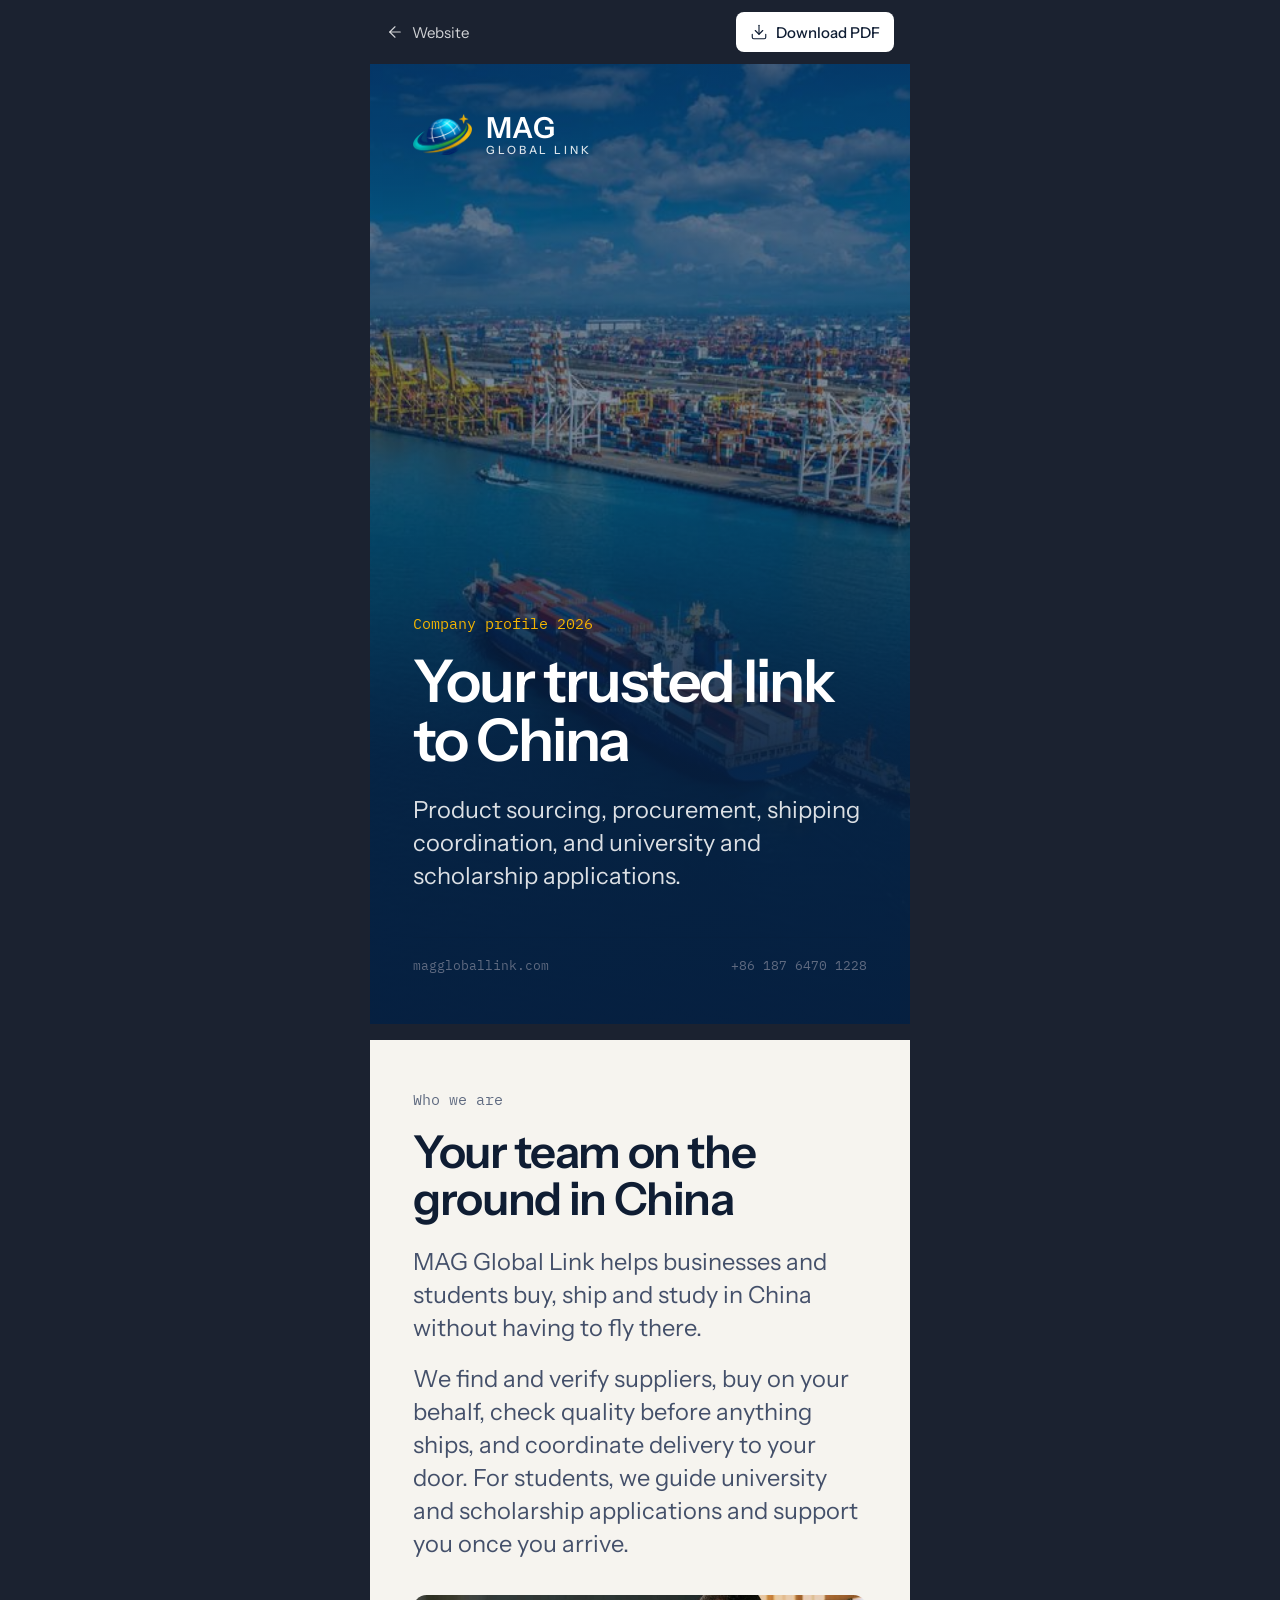
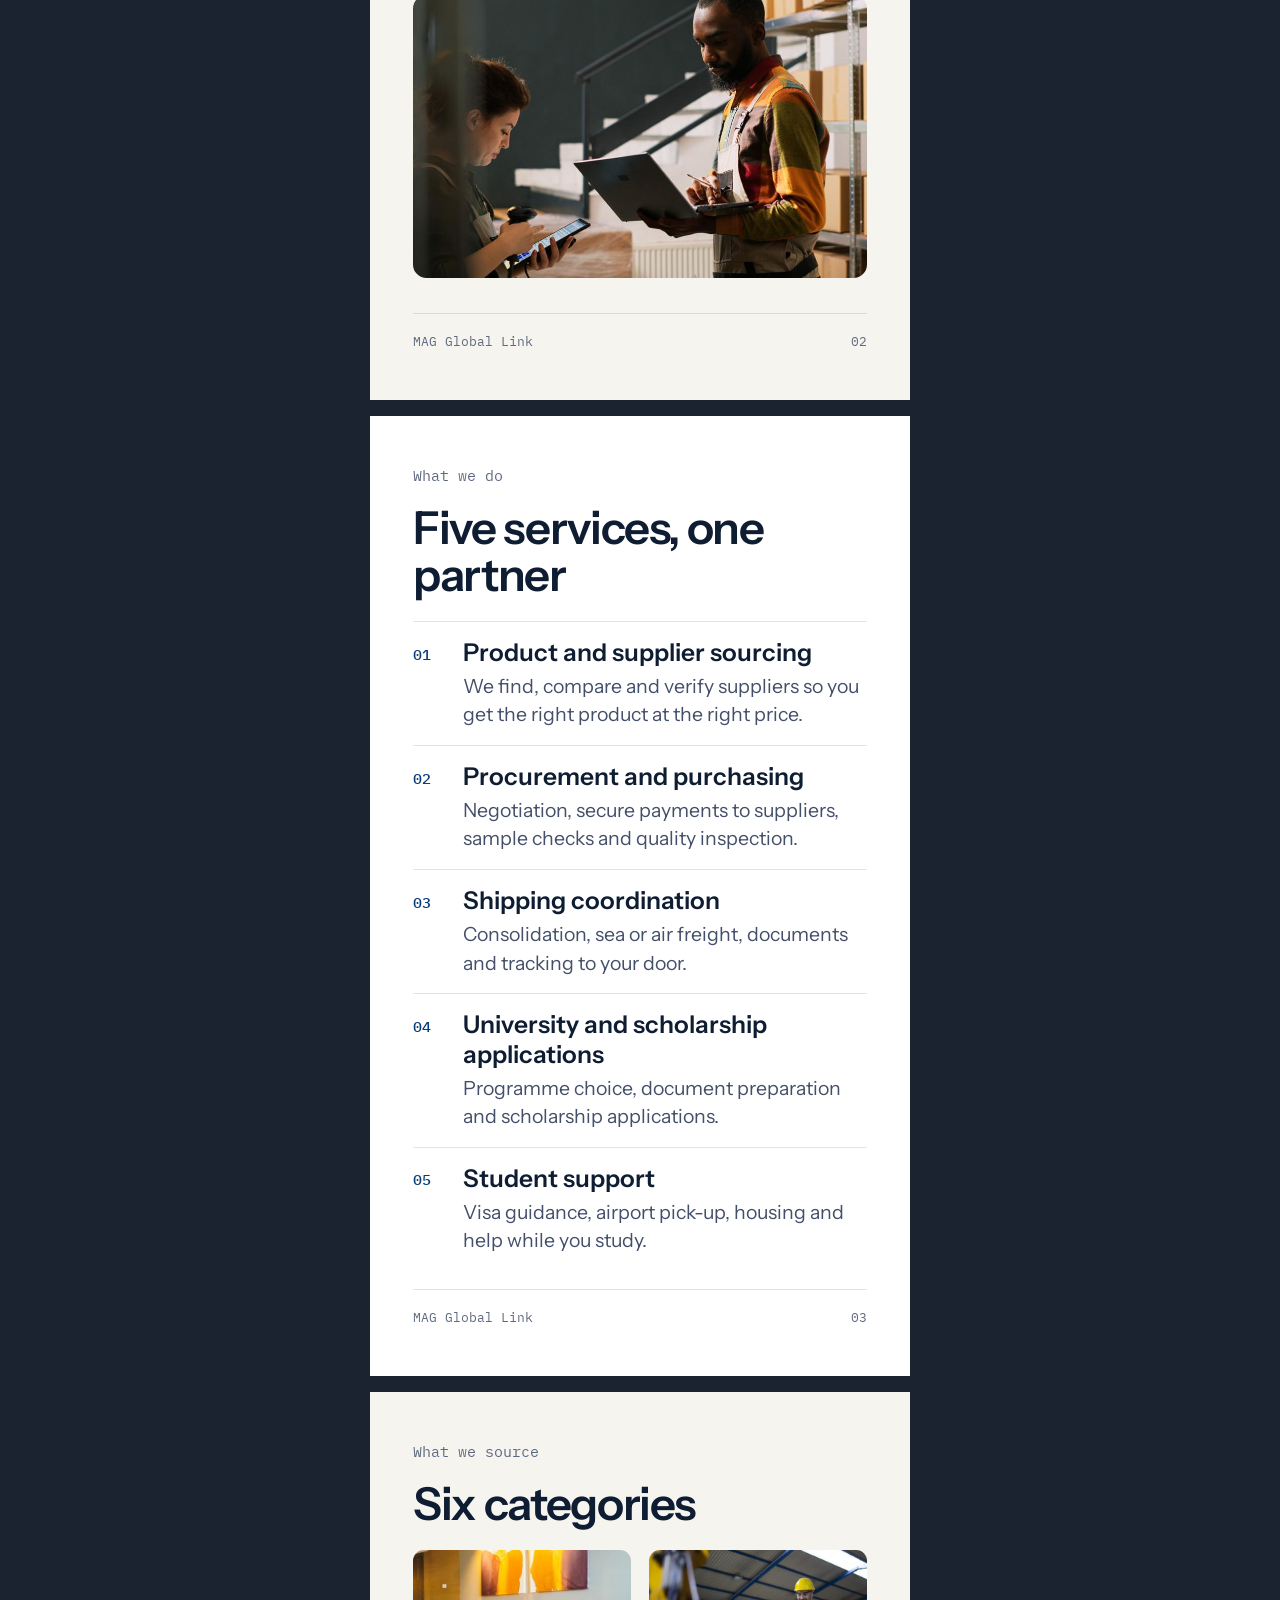
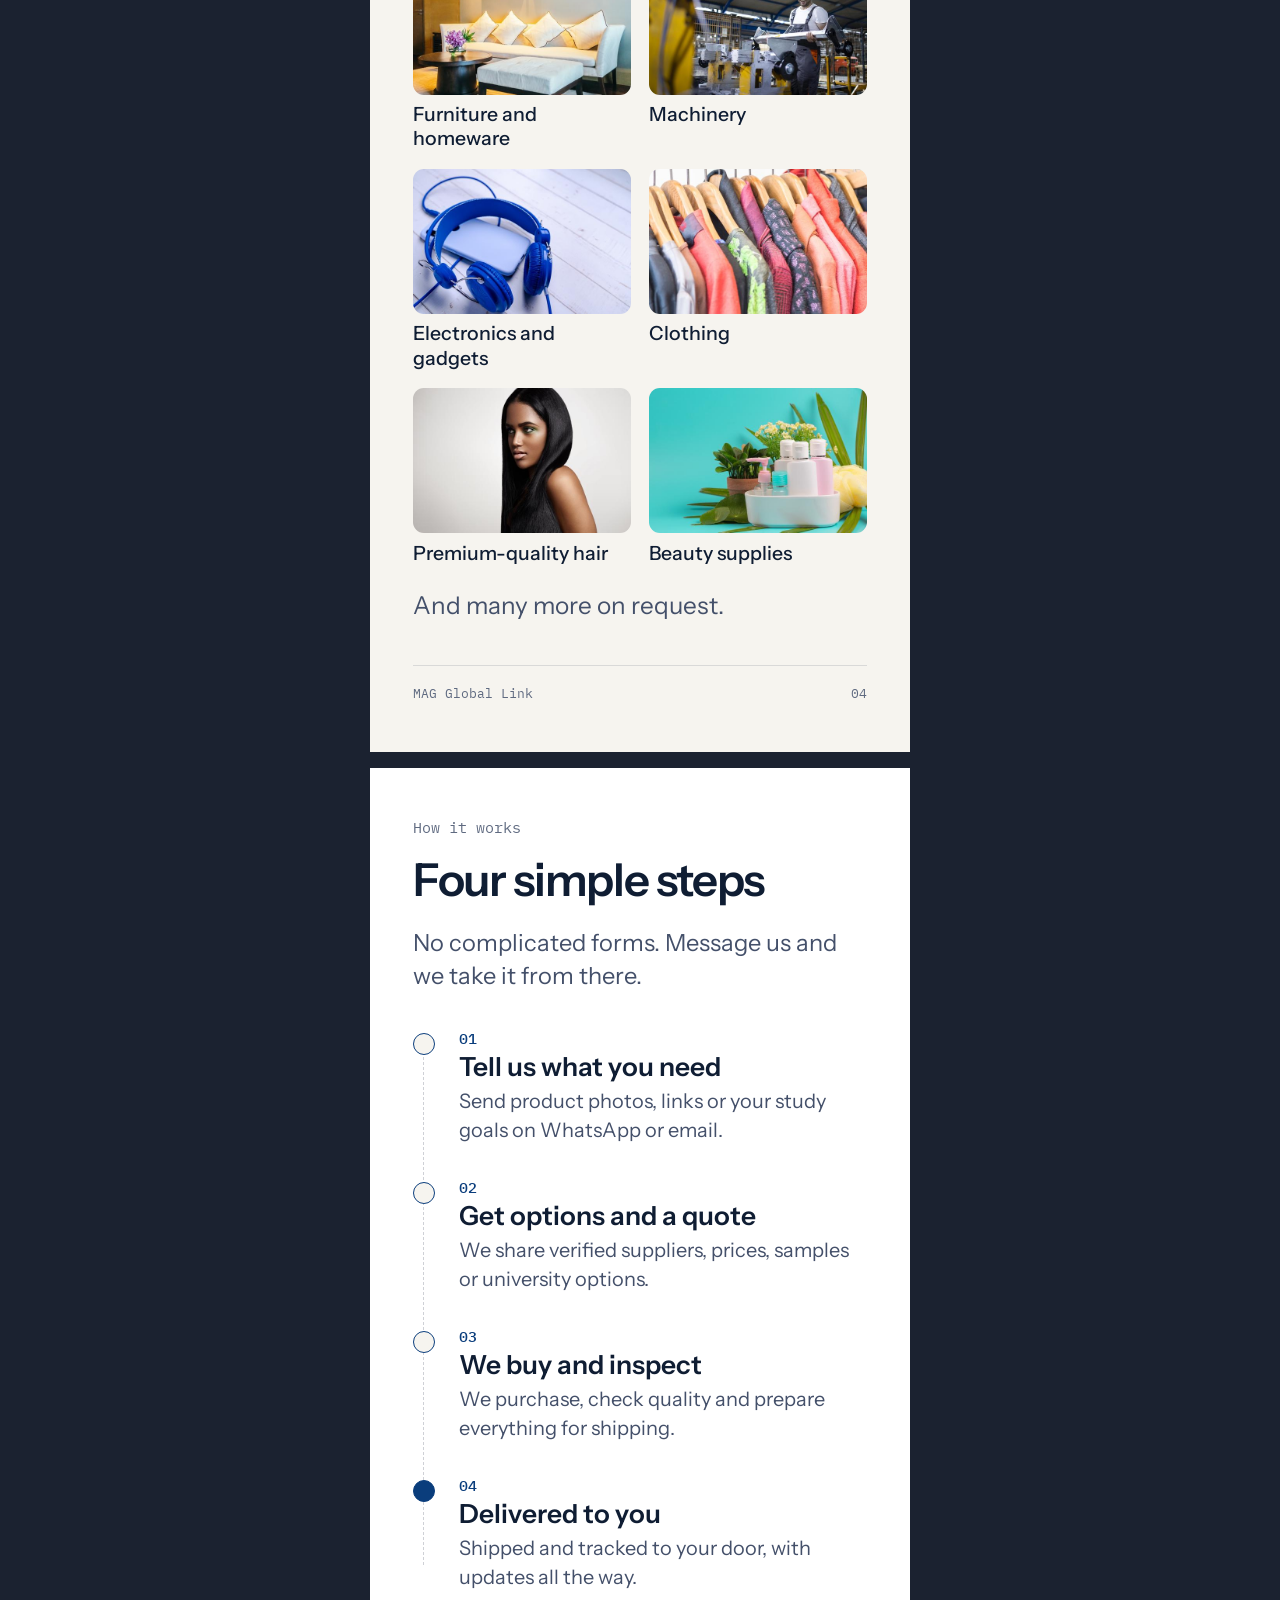
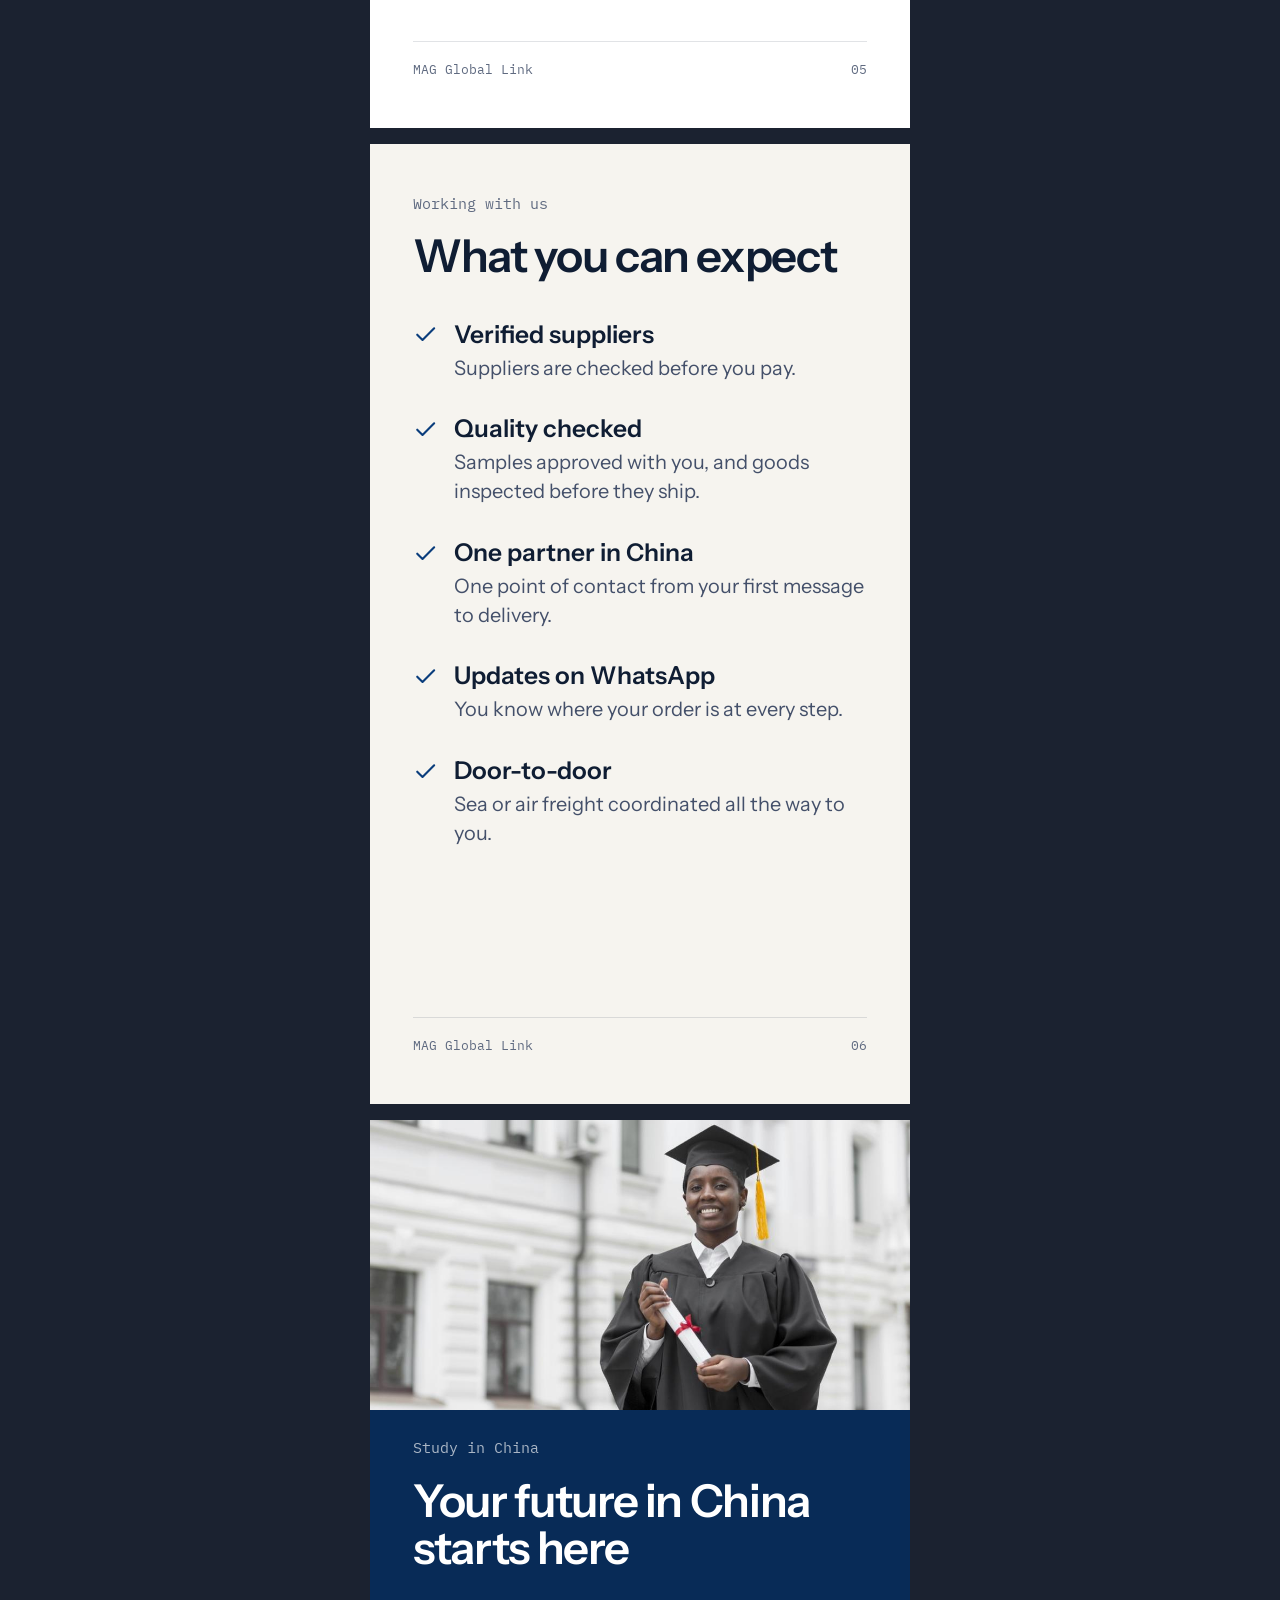
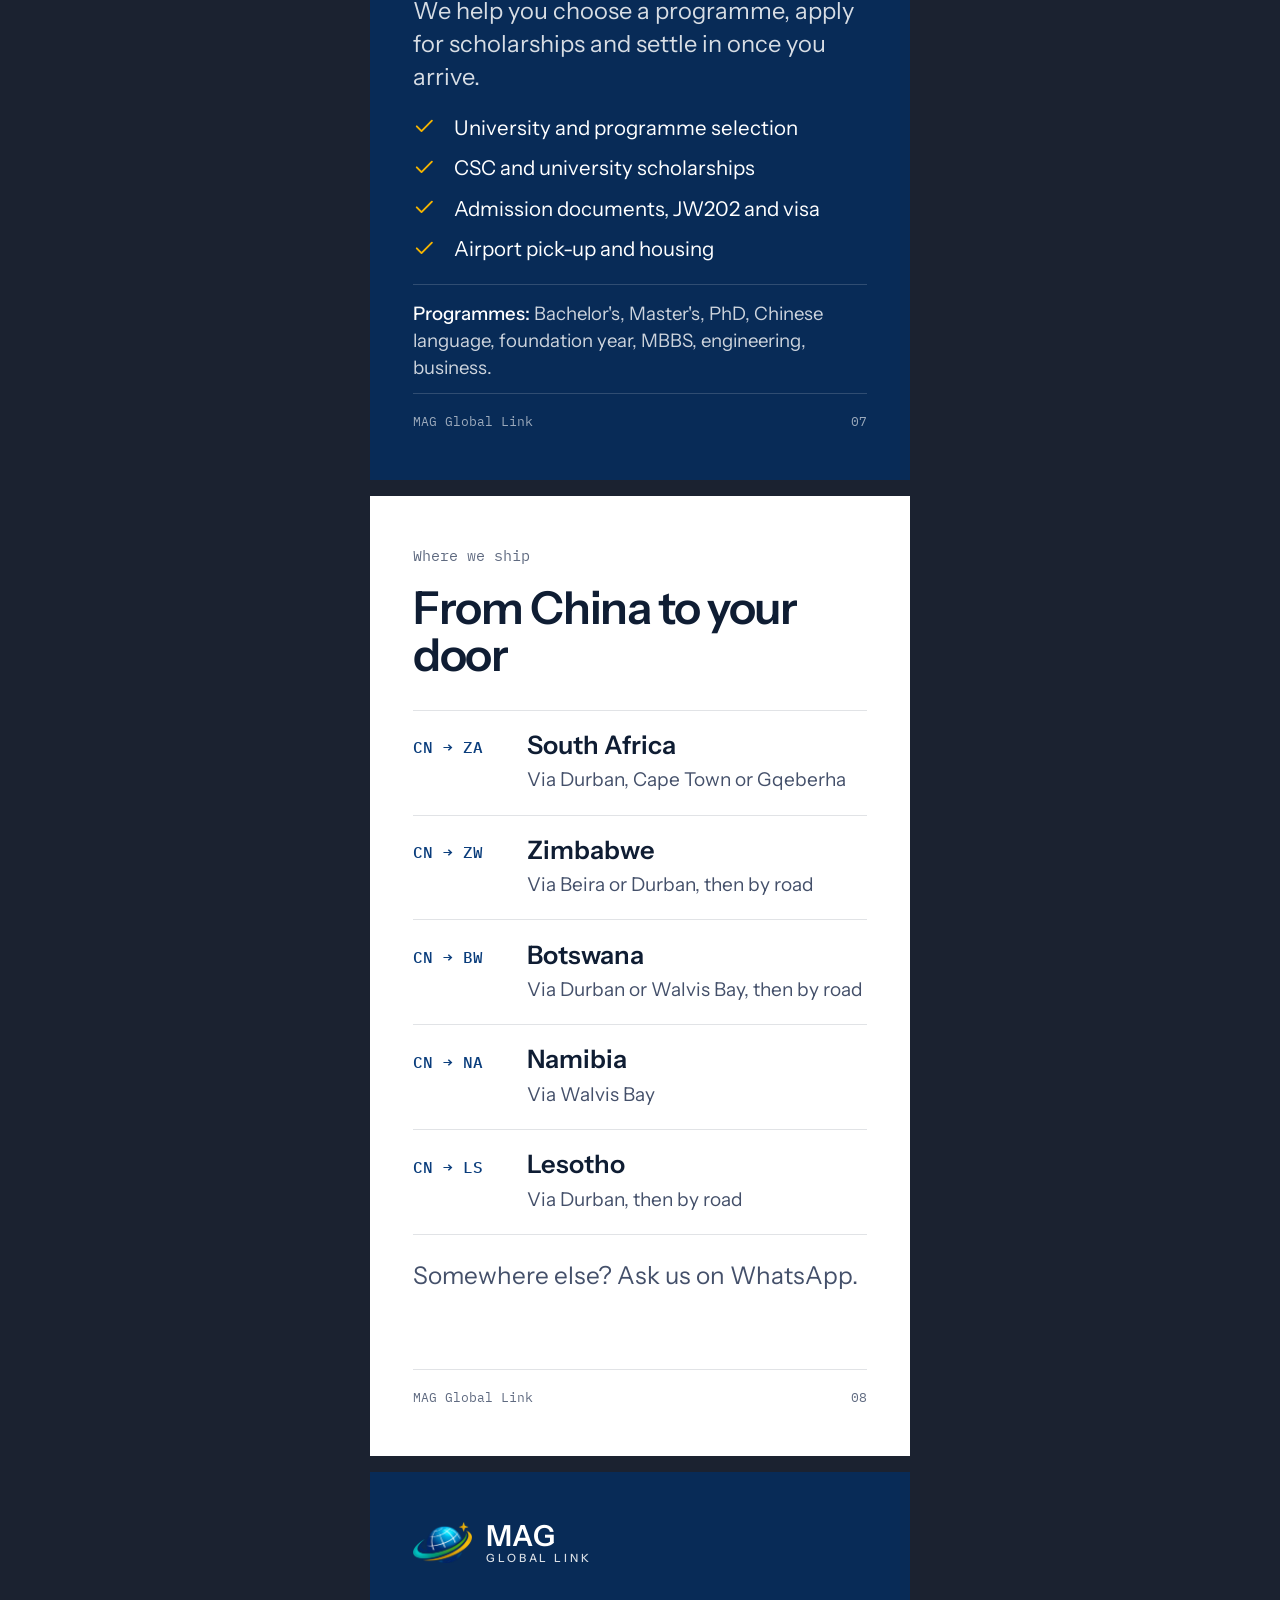
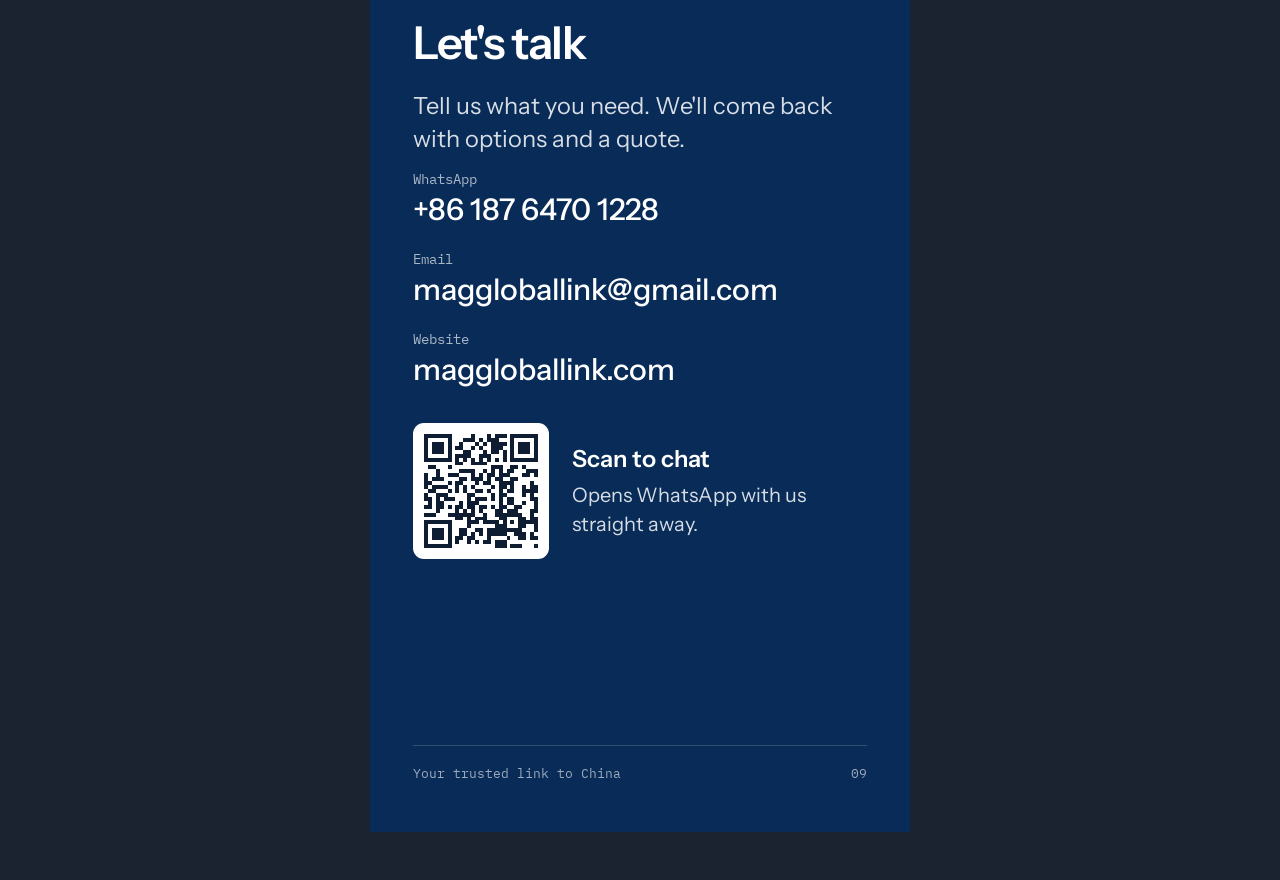
<file: company-profile.html>
<!DOCTYPE html>
<html lang="en">
<head>
  <meta charset="UTF-8" />
  <meta name="viewport" content="width=device-width, initial-scale=1" />
  <title>Company Profile | MAG Global Link</title>
  <meta name="description" content="MAG Global Link company profile: sourcing, procurement, shipping coordination and study in China, with shipping to South Africa, Zimbabwe, Botswana, Namibia and Lesotho." />
  <link rel="canonical" href="https://maggloballink.com/company-profile" />
  <meta name="theme-color" content="#061F40" />
  <meta property="og:type" content="website" />
  <meta property="og:site_name" content="MAG Global Link" />
  <meta property="og:url" content="https://maggloballink.com/company-profile" />
  <meta property="og:title" content="MAG Global Link | Company profile" />
  <meta property="og:description" content="Your trusted link to China for sourcing, procurement, shipping and study." />
  <meta property="og:image" content="https://maggloballink.com/assets/img/og-image.jpg" />
  <meta name="twitter:card" content="summary_large_image" />
  <link rel="icon" href="/favicon.ico" sizes="any" />
  <link rel="apple-touch-icon" href="/assets/img/apple-touch-icon.png" />
  <link rel="preconnect" href="https://fonts.googleapis.com" />
  <link rel="preconnect" href="https://fonts.gstatic.com" crossorigin />
  <link href="https://fonts.googleapis.com/css2?family=IBM+Plex+Mono:wght@400;500&family=Instrument+Sans:wght@400;500;600&display=swap" rel="stylesheet" />
  <style>
    /* Phone-shaped pages (9:16). Sizes are in cqi: a page's padding measures
       against .pages, its content against the page. Pages scale with the
       screen and print to a 540 x 960 PDF page unchanged. */
    :root {
      --paper: #F6F4EF; --card: #FFFFFF; --ink: #0F1D33; --ink-2: #44506A; --ink-3: #5F6A80;
      --line: rgba(15, 29, 51, .12); --line-2: rgba(15, 29, 51, .2);
      --navy: #0A3D7C; --navy-deep: #082B57; --navy-ink: #061F40; --gold: #F4B400; --wa: #15803D;
      --sans: "Instrument Sans", system-ui, -apple-system, "Segoe UI", sans-serif;
      --mono: "IBM Plex Mono", ui-monospace, Menlo, monospace;
    }
    * { box-sizing: border-box; }
    html { -webkit-text-size-adjust: 100%; }
    body { margin: 0; background: #1B2230; font-family: var(--sans); color: var(--ink); -webkit-font-smoothing: antialiased; }
    img { display: block; max-width: 100%; }
    h1, h2, h3, p, ul, ol, figure { margin: 0; padding: 0; }
    ul, ol { list-style: none; }
    a { color: inherit; text-decoration: none; }

    .bar {
      position: sticky; top: 0; z-index: 5; display: flex; justify-content: space-between; align-items: center; gap: 12px;
      max-width: 540px; margin: 0 auto; padding: 12px 16px; background: #1B2230; color: #fff; font-size: 15px;
    }
    .bar a { display: inline-flex; align-items: center; gap: 8px; min-height: 40px; padding: 0 14px; border-radius: 8px; }
    .bar a:first-child { color: rgba(255, 255, 255, .8); padding-left: 0; }
    .bar a:last-child { background: #fff; color: var(--ink); font-weight: 500; }
    .bar svg { width: 18px; height: 18px; }

    .pages { container-type: inline-size; display: grid; gap: 16px; max-width: 540px; margin: 0 auto; padding: 0 0 48px; }
    .page {
      container-type: inline-size; position: relative; overflow: hidden;
      aspect-ratio: 9 / 16; display: flex; flex-direction: column;
      padding: 9cqi 8cqi; background: var(--paper); font-size: 4.5cqi; line-height: 1.45;
    }
    .page--white { background: var(--card); }
    .page--navy { background: var(--navy-deep); color: #fff; }

    .label { font-family: var(--mono); font-size: 3.2cqi; color: var(--ink-3); margin-bottom: 4cqi; }
    .page--navy .label { color: rgba(255, 255, 255, .66); }
    .h2 { font-size: 10cqi; line-height: 1.04; letter-spacing: -.03em; font-weight: 600; margin-bottom: 5cqi; }
    .page--navy .h2 { color: #fff; }
    .lead { font-size: 5.2cqi; line-height: 1.4; color: var(--ink-2); }
    .page--navy .lead { color: rgba(255, 255, 255, .84); }
    .code { font-family: var(--mono); font-weight: 500; white-space: nowrap; }
    .foot { margin-top: auto; display: flex; justify-content: space-between; padding-top: 4cqi; border-top: 1px solid var(--line); font-family: var(--mono); font-size: 2.9cqi; color: var(--ink-3); }
    .page--navy .foot { border-color: rgba(255, 255, 255, .16); color: rgba(255, 255, 255, .6); }

    .brand { display: flex; align-items: center; gap: 3cqi; }
    .brand img { width: 13cqi; }
    .brand span { display: flex; flex-direction: column; line-height: 1; color: #fff; }
    .brand strong { font-size: 6.4cqi; font-weight: 600; letter-spacing: .02em; }
    .brand small { margin-top: .8cqi; font-size: 2.5cqi; font-weight: 500; letter-spacing: .26em; opacity: .85; }

    /* 1. Cover */
    .cover { color: #fff; background: var(--navy-ink); isolation: isolate; }
    .cover > img { position: absolute; inset: 0; z-index: -2; width: 100%; height: 100%; object-fit: cover; object-position: 66% 50%; }
    .cover::before { content: ""; position: absolute; inset: 0; z-index: -1; background: linear-gradient(180deg, rgba(6, 31, 64, .7) 0%, rgba(6, 31, 64, .5) 35%, rgba(6, 31, 64, .92) 72%, rgba(6, 31, 64, .97) 100%); }
    .cover__body { margin-top: auto; }
    .cover .label { color: var(--gold); }
    .cover h1 { font-size: 13cqi; line-height: 1; letter-spacing: -.035em; font-weight: 600; }
    .cover__sub { margin-top: 5cqi; font-size: 5.2cqi; line-height: 1.4; color: rgba(255, 255, 255, .86); }
    .cover .foot { margin-top: 10cqi; }

    /* 2. Who we are */
    .who__photo { margin-top: auto; }
    .who__photo img { width: 100%; aspect-ratio: 16 / 10; object-fit: cover; border-radius: 3cqi; }
    .who p + p { margin-top: 4cqi; }

    /* 3. Services */
    .svc { display: grid; gap: 3.6cqi; margin-top: 0; }
    .svc li { display: grid; grid-template-columns: 9cqi 1fr; gap: 2cqi; padding-top: 3.6cqi; border-top: 1px solid var(--line); }
    .svc .code { font-size: 3.4cqi; color: var(--navy); padding-top: 1cqi; }
    .svc h3 { font-size: 5.4cqi; line-height: 1.2; font-weight: 600; margin-bottom: 1cqi; }
    .svc p { font-size: 4.3cqi; color: var(--ink-2); }

    /* 4. Categories */
    .cats { display: grid; grid-template-columns: 1fr 1fr; gap: 4cqi 4cqi; }
    .cats img { width: 100%; aspect-ratio: 3 / 2; object-fit: cover; border-radius: 2.4cqi; }
    .cats p { margin-top: 1.6cqi; font-size: 4.3cqi; font-weight: 500; line-height: 1.25; }
    .more { margin-top: 5cqi; color: var(--ink-2); }

    /* 5. Steps */
    .steps { position: relative; display: grid; gap: 7cqi; margin-top: 3cqi; }
    .steps::before { content: ""; position: absolute; left: 2.2cqi; top: 3cqi; bottom: 6cqi; border-left: 1.5px dashed var(--line-2); }
    .steps li { position: relative; padding-left: 10cqi; }
    .steps li::before { content: ""; position: absolute; left: 0; top: 1.2cqi; width: 4.4cqi; height: 4.4cqi; border-radius: 50%; background: var(--paper); border: 1.5px solid var(--navy); }
    .steps li:last-child::before { background: var(--navy); }
    .steps .code { display: block; font-size: 3.2cqi; color: var(--navy); }
    .steps h3 { font-size: 5.8cqi; font-weight: 600; line-height: 1.2; margin: .5cqi 0 1cqi; }
    .steps p { font-size: 4.4cqi; color: var(--ink-2); }

    /* 6. Expect */
    .checks { display: grid; gap: 7cqi; margin-top: 4cqi; }
    .checks li { display: grid; grid-template-columns: 7cqi 1fr; gap: 2cqi; }
    .checks svg { width: 5.6cqi; height: 5.6cqi; margin-top: .6cqi; color: var(--navy); }
    .checks h3 { font-size: 5.4cqi; font-weight: 600; line-height: 1.2; margin-bottom: 1cqi; }
    .checks p { font-size: 4.4cqi; color: var(--ink-2); }

    /* 7. Study */
    .study { padding-top: 0; }
    .study__photo { margin: 0 -9.53cqi 6cqi; } /* page padding (8% of .pages) in page cqi */
    .study__photo img { width: 100%; aspect-ratio: 16 / 8.6; object-fit: cover; object-position: 64% 22%; }
    .page--navy .checks { gap: 2.4cqi; margin-top: 4.4cqi; }
    .page--navy .checks li { color: #fff; font-size: 4.5cqi; }
    .page--navy .checks svg { color: var(--gold); width: 5cqi; height: 5cqi; }
    .programmes { margin-top: 4.4cqi; padding-top: 3.6cqi; border-top: 1px solid rgba(255, 255, 255, .16); font-size: 4.1cqi; color: rgba(255, 255, 255, .8); }
    .programmes strong { color: #fff; font-weight: 500; }

    /* 8. Routes */
    .routes { margin-top: 2cqi; }
    .routes li { display: grid; grid-template-columns: 22cqi 1fr; gap: 3cqi; padding-block: 4.2cqi; border-top: 1px solid var(--line); }
    .routes li:last-child { border-bottom: 1px solid var(--line); }
    .routes .code { font-size: 3.6cqi; color: var(--navy); padding-top: 1.2cqi; }
    .routes strong { display: block; font-size: 5.6cqi; font-weight: 600; line-height: 1.2; color: var(--ink); }
    .routes .via { font-size: 4.2cqi; color: var(--ink-2); }

    /* 9. Contact */
    .contact { display: grid; gap: 5cqi; margin-top: 3cqi; }
    .contact small { display: block; font-family: var(--mono); font-size: 3.1cqi; color: rgba(255, 255, 255, .66); }
    .contact strong { display: block; margin-top: .6cqi; font-size: 6.6cqi; font-weight: 500; line-height: 1.15; color: #fff; overflow-wrap: anywhere; }
    .qr { display: flex; align-items: center; gap: 5cqi; margin-top: 8cqi; }
    .qr img { width: 30cqi; padding: 2.4cqi; border-radius: 2.4cqi; background: #fff; }
    .qr p { font-size: 4.4cqi; color: rgba(255, 255, 255, .84); }
    .qr p strong { display: block; color: #fff; font-size: 5.2cqi; font-weight: 600; margin-bottom: 1cqi; }

    @page { size: 540px 960px; margin: 0; }
    @media print {
      html, body { background: none; -webkit-print-color-adjust: exact; print-color-adjust: exact; }
      .bar { display: none; }
      .pages { display: block; max-width: none; width: 540px; padding: 0; }
      .page { width: 540px; height: 960px; aspect-ratio: auto; break-after: page; page-break-after: always; }
      .page:last-child { break-after: auto; page-break-after: auto; }
    }
  </style>
  <script type="application/ld+json">
  {"@context":"https://schema.org","@type":"WebPage","name":"MAG Global Link company profile","url":"https://maggloballink.com/company-profile","about":{"@id":"https://maggloballink.com/#org"}}
  </script>
</head>
<body>
  <nav class="bar" aria-label="Profile">
    <a href="/"><svg viewBox="0 0 24 24" fill="none" stroke="currentColor" stroke-width="1.5" stroke-linecap="round" stroke-linejoin="round" aria-hidden="true"><path d="m12 19-7-7 7-7"/><path d="M19 12H5"/></svg>Website</a>
    <a href="/MAG-Global-Link-Company-Profile.pdf" download><svg viewBox="0 0 24 24" fill="none" stroke="currentColor" stroke-width="1.5" stroke-linecap="round" stroke-linejoin="round" aria-hidden="true"><path d="M12 15V3"/><path d="M21 15v4a2 2 0 0 1-2 2H5a2 2 0 0 1-2-2v-4"/><path d="m7 10 5 5 5-5"/></svg>Download PDF</a>
  </nav>

  <main class="pages">
    <!-- 1. Cover -->
    <section class="page cover" aria-label="Cover">
      <img src="/assets/img/p/hero-port.jpg" alt="" />
      <div class="brand">
        <img src="/assets/img/mark.png" alt="" />
        <span><strong>MAG</strong><small>GLOBAL LINK</small></span>
      </div>
      <div class="cover__body">
        <p class="label">Company profile 2026</p>
        <h1>Your trusted link to China</h1>
        <p class="cover__sub">Product sourcing, procurement, shipping coordination, and university and scholarship applications.</p>
      </div>
      <div class="foot"><span>maggloballink.com</span><span>+86 187 6470 1228</span></div>
    </section>

    <!-- 2. Who we are -->
    <section class="page who" aria-label="Who we are">
      <p class="label">Who we are</p>
      <h2 class="h2">Your team on the ground in China</h2>
      <p class="lead">MAG Global Link helps businesses and students buy, ship and study in China without having to fly there.</p>
      <p class="lead">We find and verify suppliers, buy on your behalf, check quality before anything ships, and coordinate delivery to your door. For students, we guide university and scholarship applications and support you once you arrive.</p>
      <figure class="who__photo"><img src="/assets/img/p/procurement.jpg" alt="" /></figure>
      <div class="foot"><span>MAG Global Link</span><span>02</span></div>
    </section>

    <!-- 3. What we do -->
    <section class="page page--white" aria-label="What we do">
      <p class="label">What we do</p>
      <h2 class="h2">Five services, one partner</h2>
      <ol class="svc">
        <li><span class="code">01</span><div><h3>Product and supplier sourcing</h3><p>We find, compare and verify suppliers so you get the right product at the right price.</p></div></li>
        <li><span class="code">02</span><div><h3>Procurement and purchasing</h3><p>Negotiation, secure payments to suppliers, sample checks and quality inspection.</p></div></li>
        <li><span class="code">03</span><div><h3>Shipping coordination</h3><p>Consolidation, sea or air freight, documents and tracking to your door.</p></div></li>
        <li><span class="code">04</span><div><h3>University and scholarship applications</h3><p>Programme choice, document preparation and scholarship applications.</p></div></li>
        <li><span class="code">05</span><div><h3>Student support</h3><p>Visa guidance, airport pick-up, housing and help while you study.</p></div></li>
      </ol>
      <div class="foot"><span>MAG Global Link</span><span>03</span></div>
    </section>

    <!-- 4. What we source -->
    <section class="page" aria-label="What we source">
      <p class="label">What we source</p>
      <h2 class="h2">Six categories</h2>
      <ul class="cats">
        <li><img src="/assets/img/p/furniture.jpg" alt="" /><p>Furniture and homeware</p></li>
        <li><img src="/assets/img/p/machinery.jpg" alt="" /><p>Machinery</p></li>
        <li><img src="/assets/img/p/electronics.jpg" alt="" /><p>Electronics and gadgets</p></li>
        <li><img src="/assets/img/p/clothing.jpg" alt="" /><p>Clothing</p></li>
        <li><img src="/assets/img/p/hair.jpg" alt="" /><p>Premium-quality hair</p></li>
        <li><img src="/assets/img/p/beauty.jpg" alt="" /><p>Beauty supplies</p></li>
      </ul>
      <p class="more">And many more on request.</p>
      <div class="foot"><span>MAG Global Link</span><span>04</span></div>
    </section>

    <!-- 5. How it works -->
    <section class="page page--white" aria-label="How it works">
      <p class="label">How it works</p>
      <h2 class="h2">Four simple steps</h2>
      <p class="lead">No complicated forms. Message us and we take it from there.</p>
      <ol class="steps" style="margin-top:8cqi">
        <li><span class="code">01</span><h3>Tell us what you need</h3><p>Send product photos, links or your study goals on WhatsApp or email.</p></li>
        <li><span class="code">02</span><h3>Get options and a quote</h3><p>We share verified suppliers, prices, samples or university options.</p></li>
        <li><span class="code">03</span><h3>We buy and inspect</h3><p>We purchase, check quality and prepare everything for shipping.</p></li>
        <li><span class="code">04</span><h3>Delivered to you</h3><p>Shipped and tracked to your door, with updates all the way.</p></li>
      </ol>
      <div class="foot"><span>MAG Global Link</span><span>05</span></div>
    </section>

    <!-- 6. What you can expect -->
    <section class="page" aria-label="What you can expect">
      <p class="label">Working with us</p>
      <h2 class="h2">What you can expect</h2>
      <ul class="checks">
        <li><svg viewBox="0 0 24 24" fill="none" stroke="currentColor" stroke-width="2" stroke-linecap="round" stroke-linejoin="round" aria-hidden="true"><path d="M20 6 9 17l-5-5"/></svg><div><h3>Verified suppliers</h3><p>Suppliers are checked before you pay.</p></div></li>
        <li><svg viewBox="0 0 24 24" fill="none" stroke="currentColor" stroke-width="2" stroke-linecap="round" stroke-linejoin="round" aria-hidden="true"><path d="M20 6 9 17l-5-5"/></svg><div><h3>Quality checked</h3><p>Samples approved with you, and goods inspected before they ship.</p></div></li>
        <li><svg viewBox="0 0 24 24" fill="none" stroke="currentColor" stroke-width="2" stroke-linecap="round" stroke-linejoin="round" aria-hidden="true"><path d="M20 6 9 17l-5-5"/></svg><div><h3>One partner in China</h3><p>One point of contact from your first message to delivery.</p></div></li>
        <li><svg viewBox="0 0 24 24" fill="none" stroke="currentColor" stroke-width="2" stroke-linecap="round" stroke-linejoin="round" aria-hidden="true"><path d="M20 6 9 17l-5-5"/></svg><div><h3>Updates on WhatsApp</h3><p>You know where your order is at every step.</p></div></li>
        <li><svg viewBox="0 0 24 24" fill="none" stroke="currentColor" stroke-width="2" stroke-linecap="round" stroke-linejoin="round" aria-hidden="true"><path d="M20 6 9 17l-5-5"/></svg><div><h3>Door-to-door</h3><p>Sea or air freight coordinated all the way to you.</p></div></li>
      </ul>
      <div class="foot"><span>MAG Global Link</span><span>06</span></div>
    </section>

    <!-- 7. Study in China -->
    <section class="page page--navy study" aria-label="Study in China">
      <figure class="study__photo"><img src="/assets/img/p/graduate.jpg" alt="" /></figure>
      <p class="label">Study in China</p>
      <h2 class="h2">Your future in China starts here</h2>
      <p class="lead">We help you choose a programme, apply for scholarships and settle in once you arrive.</p>
      <ul class="checks">
        <li><svg viewBox="0 0 24 24" fill="none" stroke="currentColor" stroke-width="2" stroke-linecap="round" stroke-linejoin="round" aria-hidden="true"><path d="M20 6 9 17l-5-5"/></svg>University and programme selection</li>
        <li><svg viewBox="0 0 24 24" fill="none" stroke="currentColor" stroke-width="2" stroke-linecap="round" stroke-linejoin="round" aria-hidden="true"><path d="M20 6 9 17l-5-5"/></svg>CSC and university scholarships</li>
        <li><svg viewBox="0 0 24 24" fill="none" stroke="currentColor" stroke-width="2" stroke-linecap="round" stroke-linejoin="round" aria-hidden="true"><path d="M20 6 9 17l-5-5"/></svg>Admission documents, JW202 and visa</li>
        <li><svg viewBox="0 0 24 24" fill="none" stroke="currentColor" stroke-width="2" stroke-linecap="round" stroke-linejoin="round" aria-hidden="true"><path d="M20 6 9 17l-5-5"/></svg>Airport pick-up and housing</li>
      </ul>
      <p class="programmes"><strong>Programmes:</strong> Bachelor's, Master's, PhD, Chinese language, foundation year, MBBS, engineering, business.</p>
      <div class="foot"><span>MAG Global Link</span><span>07</span></div>
    </section>

    <!-- 8. Where we ship -->
    <section class="page page--white" aria-label="Where we ship">
      <p class="label">Where we ship</p>
      <h2 class="h2">From China to your door</h2>
      <ul class="routes">
        <li><span class="code">CN → ZA</span><span><strong>South Africa</strong><span class="via">Via Durban, Cape Town or Gqeberha</span></span></li>
        <li><span class="code">CN → ZW</span><span><strong>Zimbabwe</strong><span class="via">Via Beira or Durban, then by road</span></span></li>
        <li><span class="code">CN → BW</span><span><strong>Botswana</strong><span class="via">Via Durban or Walvis Bay, then by road</span></span></li>
        <li><span class="code">CN → NA</span><span><strong>Namibia</strong><span class="via">Via Walvis Bay</span></span></li>
        <li><span class="code">CN → LS</span><span><strong>Lesotho</strong><span class="via">Via Durban, then by road</span></span></li>
      </ul>
      <p class="more">Somewhere else? Ask us on WhatsApp.</p>
      <div class="foot"><span>MAG Global Link</span><span>08</span></div>
    </section>

    <!-- 9. Contact -->
    <section class="page page--navy" aria-label="Contact">
      <div class="brand">
        <img src="/assets/img/mark.png" alt="" />
        <span><strong>MAG</strong><small>GLOBAL LINK</small></span>
      </div>
      <h2 class="h2" style="margin-top:12cqi">Let's talk</h2>
      <p class="lead">Tell us what you need. We'll come back with options and a quote.</p>
      <div class="contact">
        <a href="https://wa.me/8618764701228"><small>WhatsApp</small><strong>+86 187 6470 1228</strong></a>
        <a href="mailto:maggloballink@gmail.com"><small>Email</small><strong>maggloballink@gmail.com</strong></a>
        <a href="https://maggloballink.com"><small>Website</small><strong>maggloballink.com</strong></a>
      </div>
      <div class="qr">
        <img src="/assets/img/qr-whatsapp.svg" alt="QR code that opens a WhatsApp chat with MAG Global Link" />
        <p><strong>Scan to chat</strong>Opens WhatsApp with us straight away.</p>
      </div>
      <div class="foot"><span>Your trusted link to China</span><span>09</span></div>
    </section>
  </main>
</body>
</html>
</file>
